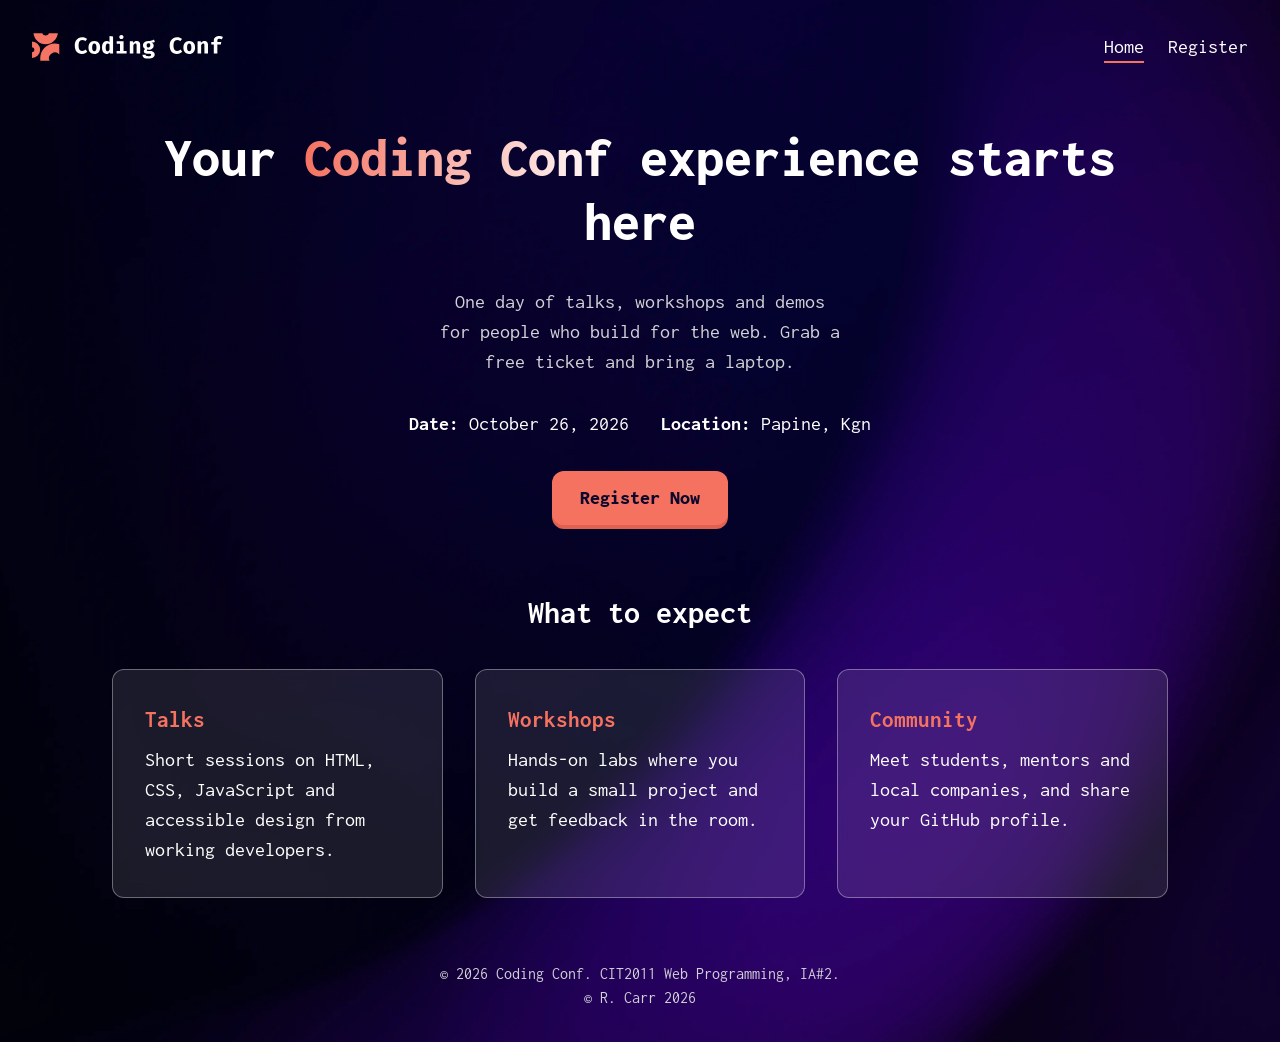
<file: index.html>
<!--Richard Carr- 2305843-->
<!DOCTYPE html>
<html lang="en">
<head>
  <meta charset="UTF-8">
  <meta name="viewport" content="width=device-width, initial-scale=1">
  <meta name="description" content="Coding Conf 2026: a one-day developer conference in Papine, Kingston.">
  <title>Coding Conf 2026 | Home</title>
  <link rel="icon" href="assets/images/favicon-32x32.png">
  <link rel="preconnect" href="https://fonts.googleapis.com">
  <link rel="preconnect" href="https://fonts.gstatic.com" crossorigin>
  <link rel="stylesheet" href="https://fonts.googleapis.com/css2?family=Inconsolata:wght@400;500;700;800&display=swap">
  <link rel="stylesheet" href="css/style.css">
</head>
<body>
  <a class="skip-link" href="#main">Skip to main content</a>

  <header class="site-header">
    <a href="index.html"><img class="logo" src="assets/images/logo-full.svg" alt="Coding Conf, go to home page"></a>
    <nav aria-label="Main navigation">
      <ul class="nav-list">
        <li><a href="index.html" aria-current="page">Home</a></li>
        <li><a href="login.html">Register</a></li>
      </ul>
    </nav>
  </header>

  <main id="main">
    <section class="hero" aria-labelledby="hero-title">
      <h1 id="hero-title">Your <span class="gradient-text">Coding Conf</span> experience starts here</h1>
      <p class="lead">One day of talks, workshops and demos for people who build for the web. Grab a free ticket and bring a laptop.</p>
      <p class="event-meta">
        <span><strong>Date:</strong> <time datetime="2026-10-26">October 26, 2026</time></span>
        <span><strong>Location:</strong> Papine, Kgn</span>
      </p>
      <a class="btn" href="login.html">Register Now</a>
    </section>

    <section class="overview" aria-labelledby="overview-title">
      <h2 id="overview-title">What to expect</h2>
      <ul class="card-grid">
        <li class="card">
          <h3>Talks</h3>
          <p>Short sessions on HTML, CSS, JavaScript and accessible design from working developers.</p>
        </li>
        <li class="card">
          <h3>Workshops</h3>
          <p>Hands-on labs where you build a small project and get feedback in the room.</p>
        </li>
        <li class="card">
          <h3>Community</h3>
          <p>Meet students, mentors and local companies, and share your GitHub profile.</p>
        </li>
      </ul>
    </section>
  </main>

  <footer class="site-footer">
    <p>&copy; 2026 Coding Conf. CIT2011 Web Programming, IA#2.</p>
    <p>&copy; R. Carr 2026</p>
  </footer>
</body>
</html>
</file>
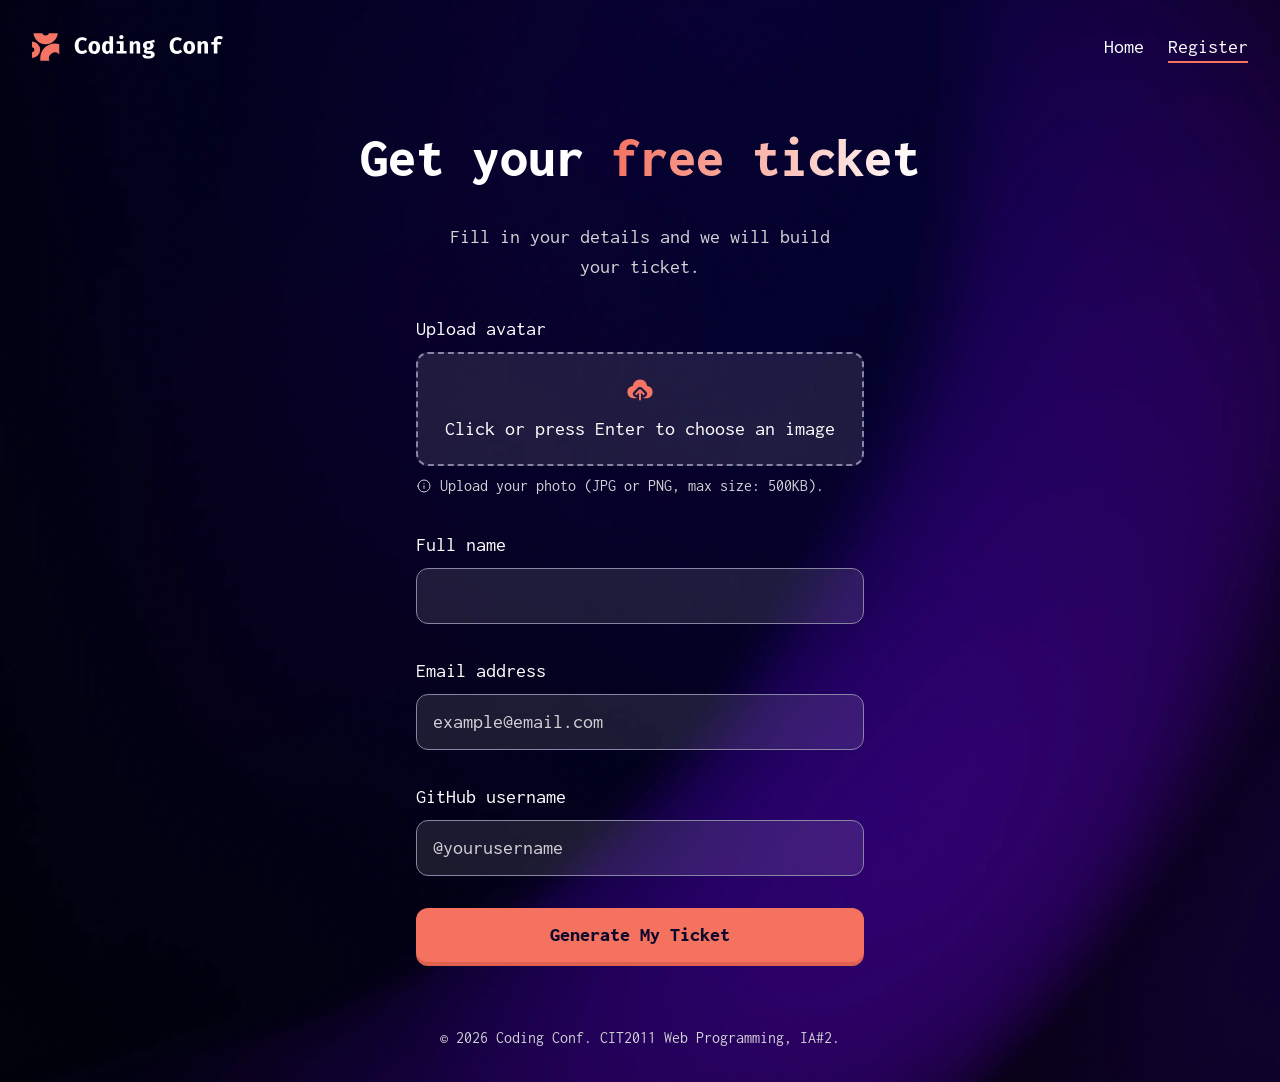
<file: login.html>
<!DOCTYPE html>
<!--  login.html - Registration form for Coding Conf 2026. -->
<!--Richard Carr- 2305843-->
  
<html lang="en">
<head>
  <meta charset="UTF-8">
  <meta name="viewport" content="width=device-width, initial-scale=1">
  <title>Coding Conf 2026 | Register</title>
  <link rel="icon" href="assets/images/favicon-32x32.png">
  <link rel="preconnect" href="https://fonts.googleapis.com">
  <link rel="preconnect" href="https://fonts.gstatic.com" crossorigin>
  <link rel="stylesheet" href="https://fonts.googleapis.com/css2?family=Inconsolata:wght@400;500;700;800&display=swap">
  <link rel="stylesheet" href="css/style.css">
</head>
<body>
  <a class="skip-link" href="#main">Skip to main content</a>

  <header class="site-header">
    <a href="index.html"><img class="logo" src="assets/images/logo-full.svg" alt="Coding Conf, go to home page"></a>
    <nav aria-label="Main navigation">
      <ul class="nav-list">
        <li><a href="index.html">Home</a></li>
        <li><a href="login.html" aria-current="page">Register</a></li>
      </ul>
    </nav>
  </header>

  <main id="main">
    <section class="form-section" aria-labelledby="form-title">
      <h1 id="form-title">Get your <span class="gradient-text">free ticket</span></h1>
      <p class="lead">Fill in your details and we will build your ticket.</p>

      <!-- novalidate: all checks are done in js/validation.js so errors appear inside the page -->
      <form id="registration-form" novalidate>

        <div class="field">
          <label for="avatar">Upload avatar</label>
          <div class="upload-box">
            <img src="assets/images/icon-upload.svg" alt="" width="32" height="32">
            <span id="avatar-text">Click or press Enter to choose an image</span>
            <input type="file" id="avatar" name="avatar" accept="image/png, image/jpeg"
                   aria-describedby="avatar-hint avatar-error">
          </div>
          <p class="hint" id="avatar-hint">
            <img src="assets/images/icon-info.svg" alt="" width="16" height="16">
            Upload your photo (JPG or PNG, max size: 500KB).
          </p>
          <p class="error" id="avatar-error" role="alert"></p>
        </div>

        <div class="field">
          <label for="name">Full name</label>
          <input type="text" id="name" name="name" autocomplete="name" aria-describedby="name-error">
          <p class="error" id="name-error" role="alert"></p>
        </div>

        <div class="field">
          <label for="email">Email address</label>
          <input type="text" id="email" name="email" autocomplete="email" inputmode="email"
                 placeholder="example@email.com" aria-describedby="email-error">
          <p class="error" id="email-error" role="alert"></p>
        </div>

        <div class="field">
          <label for="github">GitHub username</label>
          <input type="text" id="github" name="github" placeholder="@yourusername"
                 autocomplete="off" aria-describedby="github-error">
          <p class="error" id="github-error" role="alert"></p>
        </div>

        <button type="submit" class="btn">Generate My Ticket</button>
      </form>
    </section>
  </main>

  <footer class="site-footer">
    <p>&copy; 2026 Coding Conf. CIT2011 Web Programming, IA#2.</p>
  </footer>

  <script src="js/validation.js"></script>
</body>
</html>
</file>
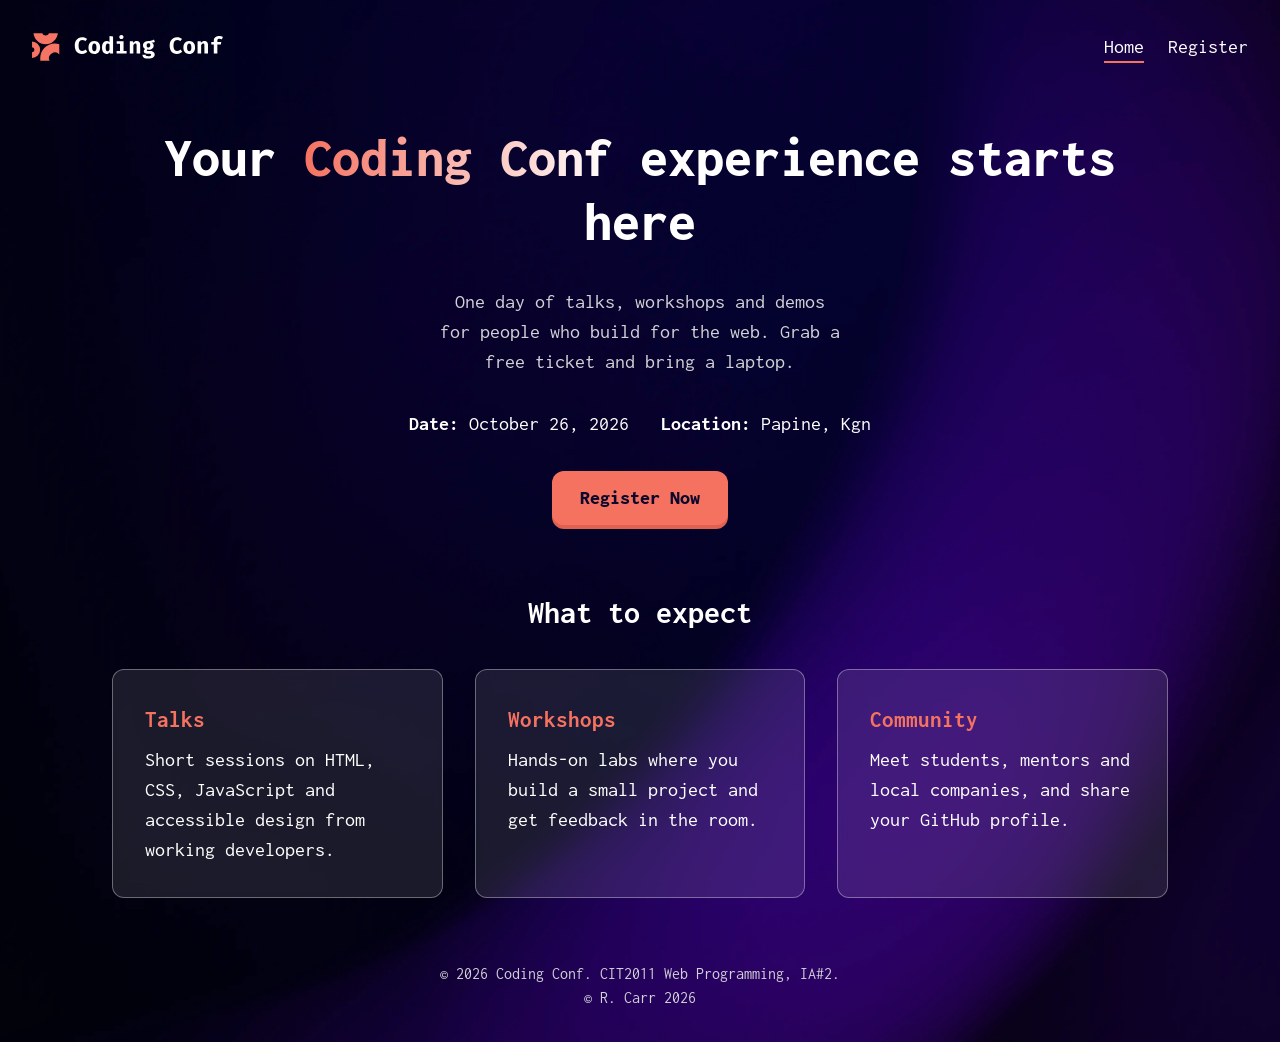
<file: ticket.html>
<!--Richard Carr- 2305843-->
<!DOCTYPE html>
<html lang="en">
<head>

  <meta charset="UTF-8">
  <meta name="viewport" content="width=device-width, initial-scale=1">
  <title>Coding Conf 2026 | Your Ticket</title>
  <link rel="icon" href="assets/images/favicon-32x32.png">
  <link rel="preconnect" href="https://fonts.googleapis.com">
  <link rel="preconnect" href="https://fonts.gstatic.com" crossorigin>
  <link rel="stylesheet" href="https://fonts.googleapis.com/css2?family=Inconsolata:wght@400;500;700;800&display=swap">
  <link rel="stylesheet" href="css/style.css">

</head>
<body>

  <a class="skip-link" href="#main">Skip to main content</a>

  <header class="site-header">
    <a href="index.html"><img class="logo" src="assets/images/logo-full.svg" alt="Coding Conf, go to home page"></a>
    <nav aria-label="Main navigation">
      <ul class="nav-list">
        <li><a href="index.html">Home</a></li>
        <li><a href="login.html">Register</a></li>
      </ul>
    </nav>
  </header>

  <main id="main">
    <section class="confirm-section" aria-labelledby="confirm-title">
      <h1 id="confirm-title">Congrats, <span class="gradient-text" id="out-name-heading"></span>! Your ticket is ready.</h1>
      <p class="lead">We have saved your ticket for <strong id="out-email"></strong>. Show it at the door on the day.</p>

      <article class="ticket" aria-label="Conference ticket">
        <div class="ticket-main">
          <img class="ticket-logo" src="assets/images/logo-full.svg" alt="Coding Conf">
          <p class="ticket-meta">
            <time datetime="2026-10-26">Oct 26, 2026</time> / Papine, Kgn
          </p>

          <div class="attendee">
            <img class="avatar" id="out-avatar" src="assets/images/image-avatar.jpg" alt="Profile picture of the attendee" width="64" height="64">
            <p class="attendee-name" id="out-name"></p>
            <a class="attendee-github" id="out-github" href="https://github.com/" target="_blank" rel="noopener">
              <img src="assets/images/icon-github.svg" alt="" width="20" height="20">
              <span id="out-github-text"></span>
            </a>
          </div>
        </div>
        <p class="ticket-serial" aria-label="Ticket number"><span id="out-serial"></span></p>
      </article>

      <a class="btn" href="index.html">Back to home</a>
      <button type="button" class="btn" id="print-btn">Print or save ticket</button>
    </section>
  </main>

  <footer class="site-footer">
    <p>&copy; 2026 Coding Conf. CIT2011 Web Programming, IA#2.</p>
    <p>&copy; R. Carr 2026</p>
  </footer>

  <script src="js/ticket.js"></script>
</body>
</html>
</file>
<file: css/style.css>
/*Richard Carr- 2305843*/
/* 1. VARIABLES ----------------------------------------------------------- */
:root {
  --neutral-0: hsl(0, 0%, 100%);
  --neutral-300: hsl(252, 6%, 83%);
  --neutral-500: hsl(245, 15%, 58%);
  --neutral-700: hsl(245, 19%, 35%);
  --neutral-900: hsl(248, 70%, 10%);
  --orange-500: hsl(7, 88%, 67%);
  --orange-700: hsl(7, 71%, 60%);
  --error: hsl(7, 100%, 78%);
  --font-main: "Inconsolata", "Courier New", monospace;

  --text-body: 1.125rem;
  --text-h1: 2rem;
  --text-h2: 1.5rem;
  --space: 1rem;

  --radius: 0.75rem;
  --glass-bg: hsla(0, 0%, 100%, 0.1);
  --glass-border: hsla(0, 0%, 100%, 0.35);
}

/* 2. BASE ---------------------------------------------------------------- */
*,
*::before,
*::after {
  box-sizing: border-box;
}

body {
  margin: 0;
  min-height: 100vh;
  display: flex;
  flex-direction: column;
  font-family: var(--font-main);
  font-size: var(--text-body);
  line-height: 1.5;
  color: var(--neutral-0);
  background: var(--neutral-900) url("../assets/images/background-mobile.png") center top / cover no-repeat;
}

:where(h1, h2, h3, p, ul) {
  margin: 0;
}

h1 {
  font-size: var(--text-h1);
  line-height: 1.15;
  font-weight: 800;
}

h2 {
  font-size: var(--text-h2);
}

img {
  max-width: 100%;
  height: auto;
}

/* Gradient text for key word headings */
.gradient-text {
  background: linear-gradient(90deg, var(--orange-500), var(--neutral-0));
  -webkit-background-clip: text;
  background-clip: text;
  color: transparent;
}

.lead {
  color: var(--neutral-300);
  max-width: 40ch;
}

:is(a, button, input):focus-visible {
  outline: 3px solid var(--orange-500);
  outline-offset: 3px;
}


.skip-link {
  position: absolute;
  top: -4rem;
  left: 1rem;
  padding: 0.5rem 1rem;
  background: var(--neutral-0);
  color: var(--neutral-900);
  z-index: 10;
}

.skip-link:focus {
  top: 1rem;
}

/* 3. LAYOUT -------------------------------------------------------------- */
.site-header {
  display: flex;
  flex-wrap: wrap;
  align-items: center;
  justify-content: space-between;
  gap: 1rem;
  padding: var(--space);
}

.logo {
  display: block;
  width: 9rem;
}

.nav-list {
  display: flex;
  gap: 1.5rem;
  padding: 0;
  list-style: none;
}

.nav-list a {
  color: var(--neutral-0);
  text-decoration: none;
  padding-block: 0.25rem;
  border-bottom: 2px solid transparent;
  transition: border-color 0.2s;
}

.nav-list a:is(:hover, [aria-current="page"]) {
  border-bottom-color: var(--orange-500);
}

main {
  flex: 1;
  display: grid;
  gap: calc(var(--space) * 2);
  width: min(100%, 70rem);
  margin-inline: auto;
  padding: var(--space);
}

:is(.hero, .form-section, .confirm-section) {
  display: grid;
  gap: var(--space);
  justify-items: center;
  text-align: center;
}

.site-footer {
  padding: var(--space);
  text-align: center;
  color: var(--neutral-300);
  font-size: 1rem;
}

/* 4. COMPONENTS ---------------------------------------------------------- */
.event-meta {
  display: flex;
  flex-wrap: wrap;
  justify-content: center;
  gap: 0.5rem 2rem;
}

/* Main call-to-action button / link */
.btn {
  display: inline-block;
  padding: 0.75rem 1.75rem;
  border: 0;
  border-radius: var(--radius);
  background: var(--orange-500);
  color: var(--neutral-900);
  font: inherit;
  font-weight: 800;
  text-decoration: none;
  cursor: pointer;
  box-shadow: 0 4px 0 var(--orange-700);
  transition: transform 0.15s, background-color 0.15s;
}

.btn:hover {
  background: var(--orange-700);
  transform: translateY(-3px);
}

/* Overview cards on the landing page */
.overview {
  display: grid;
  gap: var(--space);
  text-align: center;
}

.card-grid {
  display: grid;
  grid-template-columns: repeat(auto-fit, minmax(14rem, 1fr));
  gap: var(--space);
  padding: 0;
  list-style: none;
}

.card {
  padding: var(--space);
  text-align: left;
  background: var(--glass-bg);
  border: 1px solid var(--glass-border);
  border-radius: var(--radius);
  backdrop-filter: blur(8px);
  transition: transform 0.2s;
}

.card:hover {
  transform: translateY(-4px);
}

.card h3 {
  margin-bottom: 0.5rem;
  color: var(--orange-500);
}

/* Registration form */
form {
  display: grid;
  gap: var(--space);
  width: min(100%, 28rem);
  text-align: left;
}

.field {
  display: grid;
  gap: 0.5rem;
}

.field input[type="text"] {
  padding: 0.75rem 1rem;
  font: inherit;
  color: var(--neutral-0);
  background: var(--glass-bg);
  border: 1px solid var(--neutral-500);
  border-radius: var(--radius);
  transition: border-color 0.2s, background-color 0.2s;
}

.field input[type="text"]:hover {
  background: hsla(0, 0%, 100%, 0.18);
}

.field input::placeholder {
  color: var(--neutral-300);
}


.field :is(input, .upload-box)[aria-invalid="true"],
.field:has(input[aria-invalid="true"]) .upload-box {
  border-color: var(--error);
}

.upload-box {
  position: relative;
  display: grid;
  justify-items: center;
  gap: 0.5rem;
  padding: 1.25rem;
  text-align: center;
  background: var(--glass-bg);
  border: 2px dashed var(--neutral-500);
  border-radius: var(--radius);
  transition: background-color 0.2s;
}

.upload-box:hover {
  background: hsla(0, 0%, 100%, 0.18);
}


/* The real file input covers the box so it stays keyboard and screen reader accessible */
.upload-box input {
  position: absolute;
  top: 0;
  left: 0;
  width: 100%;
  height: 100%;
  opacity: 0;
  cursor: pointer;
}

.upload-box:has(input:focus-visible) {
  outline: 3px solid var(--orange-500);
  outline-offset: 3px;
}

.hint,
.error {
  display: flex;
  align-items: center;
  gap: 0.5rem;
  font-size: 1rem;
}

.hint {
  color: var(--neutral-300);
}

.error {
  color: var(--error);
  font-weight: 700;
}


.error:empty {
  display: none;
}

/* 5. TICKET -------------------------------------------------------------- */
.ticket {
  position: relative;
  width: min(100%, 36rem);
  padding: var(--space);
  text-align: left;
  background: var(--glass-bg) url("../assets/images/pattern-ticket.svg") center / cover no-repeat;
  border: 1px solid var(--glass-border);
  border-radius: calc(var(--radius) * 1.5);
  backdrop-filter: blur(14px);
  -webkit-backdrop-filter: blur(14px);
  box-shadow: 0 1rem 3rem hsla(248, 70%, 4%, 0.6);
  animation: ticket-in 0.6s ease-out;
}

.ticket-logo {
  width: 10rem;
}

.ticket-meta {
  margin-top: 0.5rem;
  color: var(--neutral-300);
}


.attendee {
  margin-top: var(--space);
}

.attendee::after {
  content: "";
  display: table;
  clear: both;
}

.avatar {
  float: left;
  width: 4rem;
  height: 4rem;
  margin-right: 1rem;
  object-fit: cover;
  border-radius: var(--radius);
}

.attendee-name {
  font-size: 1.5rem;
  font-weight: 700;
  overflow-wrap: anywhere;
}

.attendee-github {
  display: inline-flex;
  align-items: center;
  gap: 0.5rem;
  color: var(--neutral-300);
  text-decoration: none;
  overflow-wrap: anywhere;
}

.attendee-github:hover {
  color: var(--orange-500);
  text-decoration: underline;
}


.ticket-serial {
  position: absolute;
  top: 1rem;
  right: 1rem;
  color: var(--neutral-500);
  font-weight: 700;
}



/* 6. RESPONSIVE + USER PREFERENCES --------------------------------------- */

/* Tablet and up: larger text, spacing and logo, plus the tablet background */
@media (min-width: 48em) {
  :root {
    --text-body: 1.25rem;
    --text-h1: 2.75rem;
    --text-h2: 2rem;
    --space: 1.5rem;
  }

  body {
    background-image: url("../assets/images/background-tablet.png");
  }

  .logo {
    width: 12rem;
  }
}

/* Desktop: largest heading and spacing, plus the desktop background */
@media (min-width: 80em) {
  :root {
    --text-h1: 3.5rem;
    --space: 2rem;
  }

  body {
    background-image: url("../assets/images/background-desktop.png");
  }
}

/* Respect users who ask for less motion */
@media (prefers-reduced-motion: reduce) {
  :where(*, *::before, *::after) {
    animation: none !important;
    transition: none !important;
  }
}
/* Print: hide page chrome so only the confirmation and ticket are printed */
/* Print: switch to a light page with dark text, and hide page chrome */
@media print {
  /* Swap the light-on-dark palette for dark-on-light */
  :root {
    --neutral-0: hsl(248, 70%, 10%);
    --neutral-300: hsl(245, 19%, 35%);
    --neutral-500: hsl(245, 19%, 35%);
    --glass-border: hsl(245, 19%, 35%);
  }

  body {
    min-height: 0;
    background: none;
    -webkit-print-color-adjust: exact;
    print-color-adjust: exact;
  }

  .ticket {
    background-color: #fff;
    box-shadow: none;
    animation: none;
  }

  :is(.site-header, .site-footer, .skip-link, .lead, .btn) {
    display: none;
  }
}
</file>
